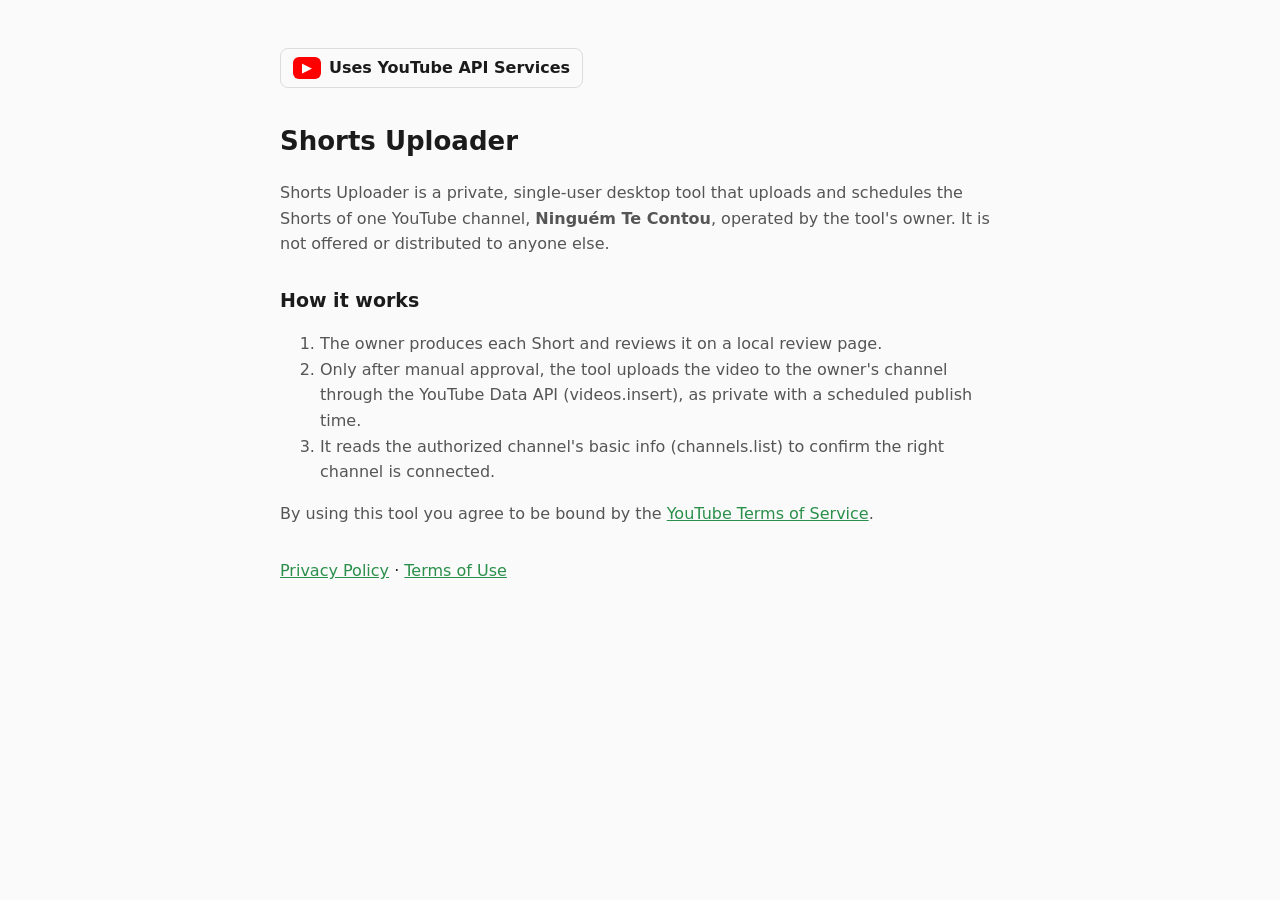
<file: index.html>
<!doctype html><html lang="en"><head><meta charset="utf-8"><meta name="viewport" content="width=device-width,initial-scale=1">
<title>Shorts Uploader</title><link rel="stylesheet" href="estilo.css"></head><body>
<p class="yt"><span class="ytlogo">▶</span> Uses YouTube API Services</p>
<h1>Shorts Uploader</h1>
<p>Shorts Uploader is a private, single-user desktop tool that uploads and schedules the Shorts of one YouTube channel, <strong>Ninguém Te Contou</strong>, operated by the tool's owner. It is not offered or distributed to anyone else.</p>
<h2>How it works</h2>
<ol>
<li>The owner produces each Short and reviews it on a local review page.</li>
<li>Only after manual approval, the tool uploads the video to the owner's channel through the YouTube Data API (videos.insert), as private with a scheduled publish time.</li>
<li>It reads the authorized channel's basic info (channels.list) to confirm the right channel is connected.</li>
</ol>
<p>By using this tool you agree to be bound by the <a href="https://www.youtube.com/t/terms">YouTube Terms of Service</a>.</p>
<nav><a href="privacidade.html">Privacy Policy</a> · <a href="termos.html">Terms of Use</a></nav>
</body></html>
</file>
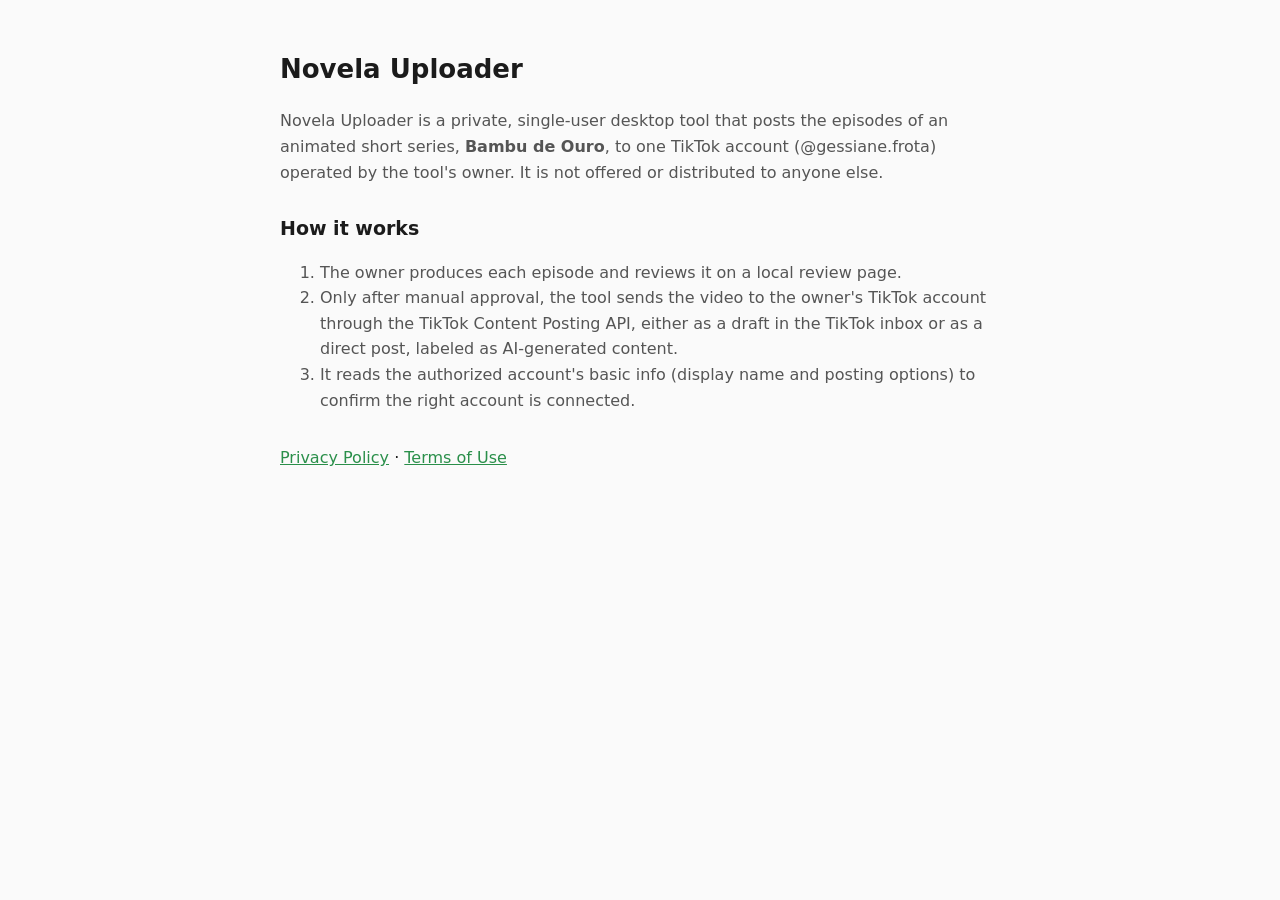
<file: tiktok/index.html>
<!doctype html><html lang="en"><head><meta charset="utf-8"><meta name="viewport" content="width=device-width,initial-scale=1">
<title>Novela Uploader</title><link rel="stylesheet" href="../estilo.css"></head><body>
<h1>Novela Uploader</h1>
<p>Novela Uploader is a private, single-user desktop tool that posts the episodes of an animated short series, <strong>Bambu de Ouro</strong>, to one TikTok account (@gessiane.frota) operated by the tool's owner. It is not offered or distributed to anyone else.</p>
<h2>How it works</h2>
<ol>
<li>The owner produces each episode and reviews it on a local review page.</li>
<li>Only after manual approval, the tool sends the video to the owner's TikTok account through the TikTok Content Posting API, either as a draft in the TikTok inbox or as a direct post, labeled as AI-generated content.</li>
<li>It reads the authorized account's basic info (display name and posting options) to confirm the right account is connected.</li>
</ol>
<nav><a href="privacidade.html">Privacy Policy</a> · <a href="termos.html">Terms of Use</a></nav>
</body></html>
</file>
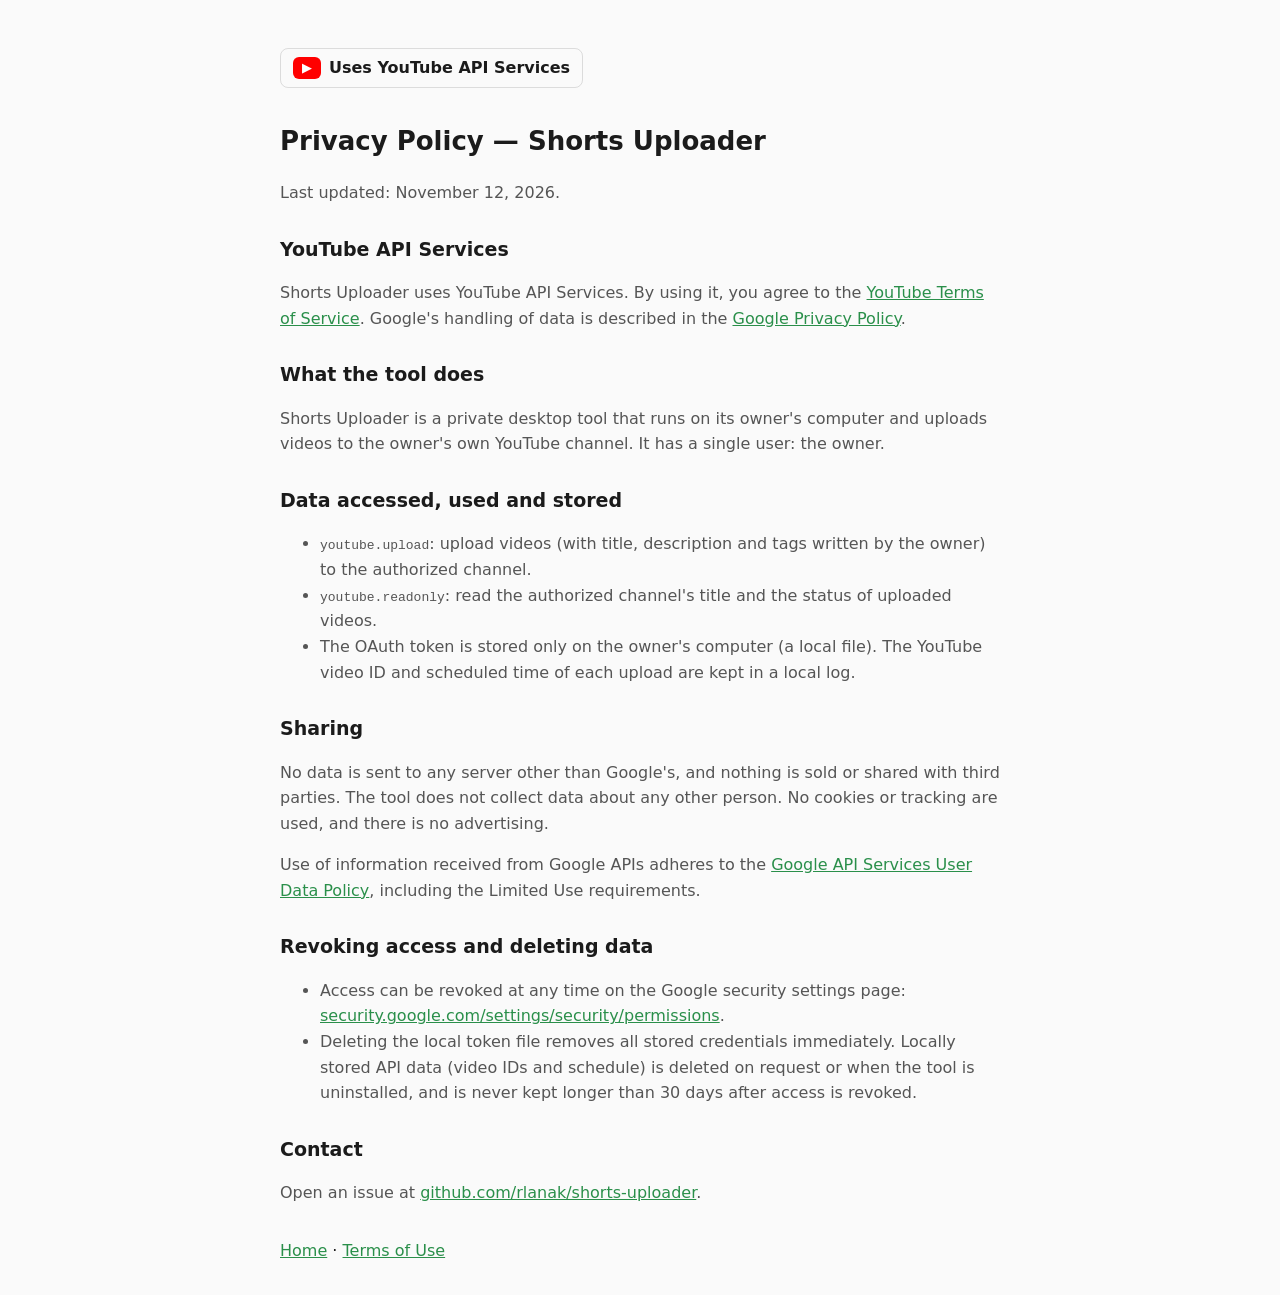
<file: privacidade.html>
<!doctype html><html lang="en"><head><meta charset="utf-8"><meta name="viewport" content="width=device-width,initial-scale=1">
<title>Privacy Policy</title><link rel="stylesheet" href="estilo.css"></head><body>
<p class="yt"><span class="ytlogo">▶</span> Uses YouTube API Services</p>
<h1>Privacy Policy — Shorts Uploader</h1>
<p>Last updated: November 12, 2026.</p>
<h2>YouTube API Services</h2>
<p>Shorts Uploader uses YouTube API Services. By using it, you agree to the <a href="https://www.youtube.com/t/terms">YouTube Terms of Service</a>. Google's handling of data is described in the <a href="https://policies.google.com/privacy">Google Privacy Policy</a>.</p>
<h2>What the tool does</h2>
<p>Shorts Uploader is a private desktop tool that runs on its owner's computer and uploads videos to the owner's own YouTube channel. It has a single user: the owner.</p>
<h2>Data accessed, used and stored</h2>
<ul>
<li><code>youtube.upload</code>: upload videos (with title, description and tags written by the owner) to the authorized channel.</li>
<li><code>youtube.readonly</code>: read the authorized channel's title and the status of uploaded videos.</li>
<li>The OAuth token is stored only on the owner's computer (a local file). The YouTube video ID and scheduled time of each upload are kept in a local log.</li>
</ul>
<h2>Sharing</h2>
<p>No data is sent to any server other than Google's, and nothing is sold or shared with third parties. The tool does not collect data about any other person. No cookies or tracking are used, and there is no advertising.</p>
<p>Use of information received from Google APIs adheres to the <a href="https://developers.google.com/terms/api-services-user-data-policy">Google API Services User Data Policy</a>, including the Limited Use requirements.</p>
<h2>Revoking access and deleting data</h2>
<ul>
<li>Access can be revoked at any time on the Google security settings page: <a href="https://security.google.com/settings/security/permissions">security.google.com/settings/security/permissions</a>.</li>
<li>Deleting the local token file removes all stored credentials immediately. Locally stored API data (video IDs and schedule) is deleted on request or when the tool is uninstalled, and is never kept longer than 30 days after access is revoked.</li>
</ul>
<h2>Contact</h2>
<p>Open an issue at <a href="https://github.com/rlanak/shorts-uploader/issues">github.com/rlanak/shorts-uploader</a>.</p>
<nav><a href="index.html">Home</a> · <a href="termos.html">Terms of Use</a></nav>
</body></html>
</file>
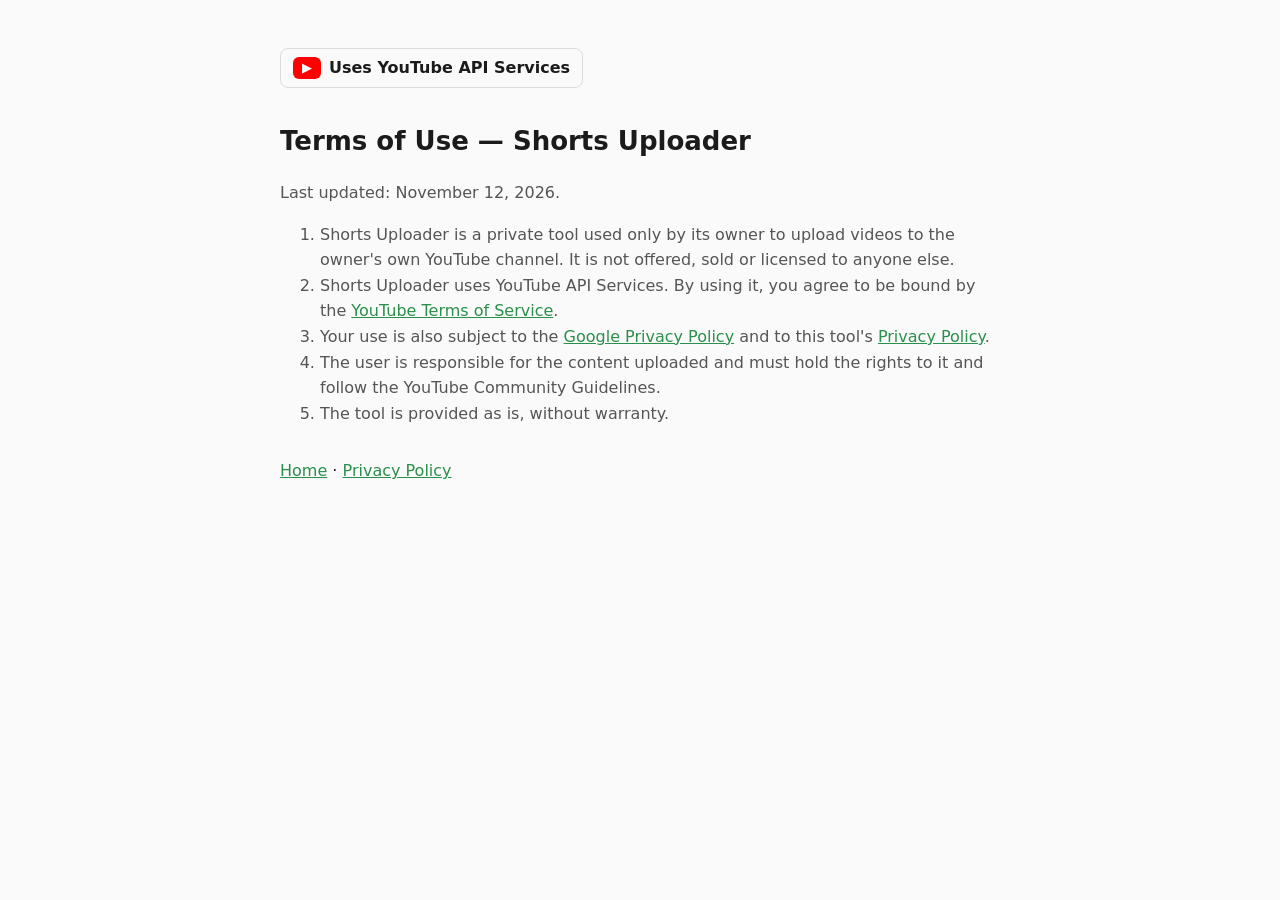
<file: termos.html>
<!doctype html><html lang="en"><head><meta charset="utf-8"><meta name="viewport" content="width=device-width,initial-scale=1">
<title>Terms of Use</title><link rel="stylesheet" href="estilo.css"></head><body>
<p class="yt"><span class="ytlogo">▶</span> Uses YouTube API Services</p>
<h1>Terms of Use — Shorts Uploader</h1>
<p>Last updated: November 12, 2026.</p>
<ol>
<li>Shorts Uploader is a private tool used only by its owner to upload videos to the owner's own YouTube channel. It is not offered, sold or licensed to anyone else.</li>
<li>Shorts Uploader uses YouTube API Services. By using it, you agree to be bound by the <a href="https://www.youtube.com/t/terms">YouTube Terms of Service</a>.</li>
<li>Your use is also subject to the <a href="https://policies.google.com/privacy">Google Privacy Policy</a> and to this tool's <a href="privacidade.html">Privacy Policy</a>.</li>
<li>The user is responsible for the content uploaded and must hold the rights to it and follow the YouTube Community Guidelines.</li>
<li>The tool is provided as is, without warranty.</li>
</ol>
<nav><a href="index.html">Home</a> · <a href="privacidade.html">Privacy Policy</a></nav>
</body></html>
</file>
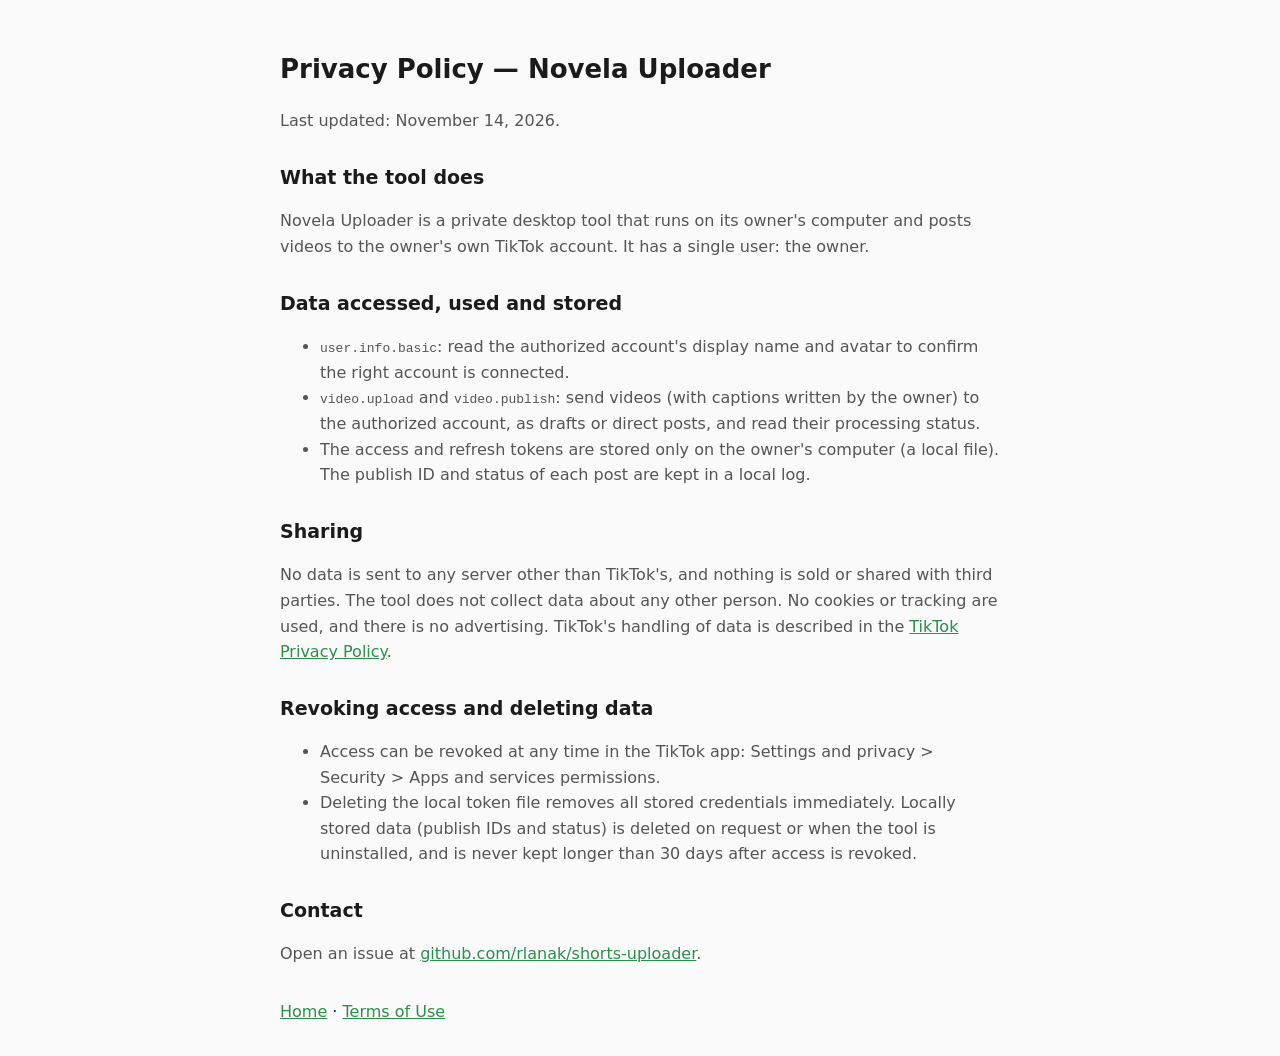
<file: tiktok/privacidade.html>
<!doctype html><html lang="en"><head><meta charset="utf-8"><meta name="viewport" content="width=device-width,initial-scale=1">
<title>Privacy Policy</title><link rel="stylesheet" href="../estilo.css"></head><body>
<h1>Privacy Policy — Novela Uploader</h1>
<p>Last updated: November 14, 2026.</p>
<h2>What the tool does</h2>
<p>Novela Uploader is a private desktop tool that runs on its owner's computer and posts videos to the owner's own TikTok account. It has a single user: the owner.</p>
<h2>Data accessed, used and stored</h2>
<ul>
<li><code>user.info.basic</code>: read the authorized account's display name and avatar to confirm the right account is connected.</li>
<li><code>video.upload</code> and <code>video.publish</code>: send videos (with captions written by the owner) to the authorized account, as drafts or direct posts, and read their processing status.</li>
<li>The access and refresh tokens are stored only on the owner's computer (a local file). The publish ID and status of each post are kept in a local log.</li>
</ul>
<h2>Sharing</h2>
<p>No data is sent to any server other than TikTok's, and nothing is sold or shared with third parties. The tool does not collect data about any other person. No cookies or tracking are used, and there is no advertising. TikTok's handling of data is described in the <a href="https://www.tiktok.com/legal/privacy-policy">TikTok Privacy Policy</a>.</p>
<h2>Revoking access and deleting data</h2>
<ul>
<li>Access can be revoked at any time in the TikTok app: Settings and privacy &gt; Security &gt; Apps and services permissions.</li>
<li>Deleting the local token file removes all stored credentials immediately. Locally stored data (publish IDs and status) is deleted on request or when the tool is uninstalled, and is never kept longer than 30 days after access is revoked.</li>
</ul>
<h2>Contact</h2>
<p>Open an issue at <a href="https://github.com/rlanak/shorts-uploader/issues">github.com/rlanak/shorts-uploader</a>.</p>
<nav><a href="index.html">Home</a> · <a href="termos.html">Terms of Use</a></nav>
</body></html>
</file>
<file: estilo.css>
:root{--bg:#fafafa;--fg:#1b1b1b;--muted:#555;--accent:#2a8f4a}
@media (prefers-color-scheme:dark){:root{--bg:#141414;--fg:#eee;--muted:#aaa;--accent:#45d93c}}
body{font-family:system-ui,sans-serif;background:var(--bg);color:var(--fg);max-width:720px;margin:0 auto;padding:32px 16px;line-height:1.6}
h1{font-size:26px}h2{font-size:19px;margin-top:28px}p,li{color:var(--muted)}a{color:var(--accent)}
.yt{display:inline-flex;align-items:center;gap:8px;font-weight:600;color:var(--fg);border:1px solid #8884;border-radius:8px;padding:6px 12px}
.ytlogo{background:#ff0000;color:#fff;border-radius:6px;padding:0 9px;font-size:13px;line-height:22px}
nav{margin-top:32px}
</file>
